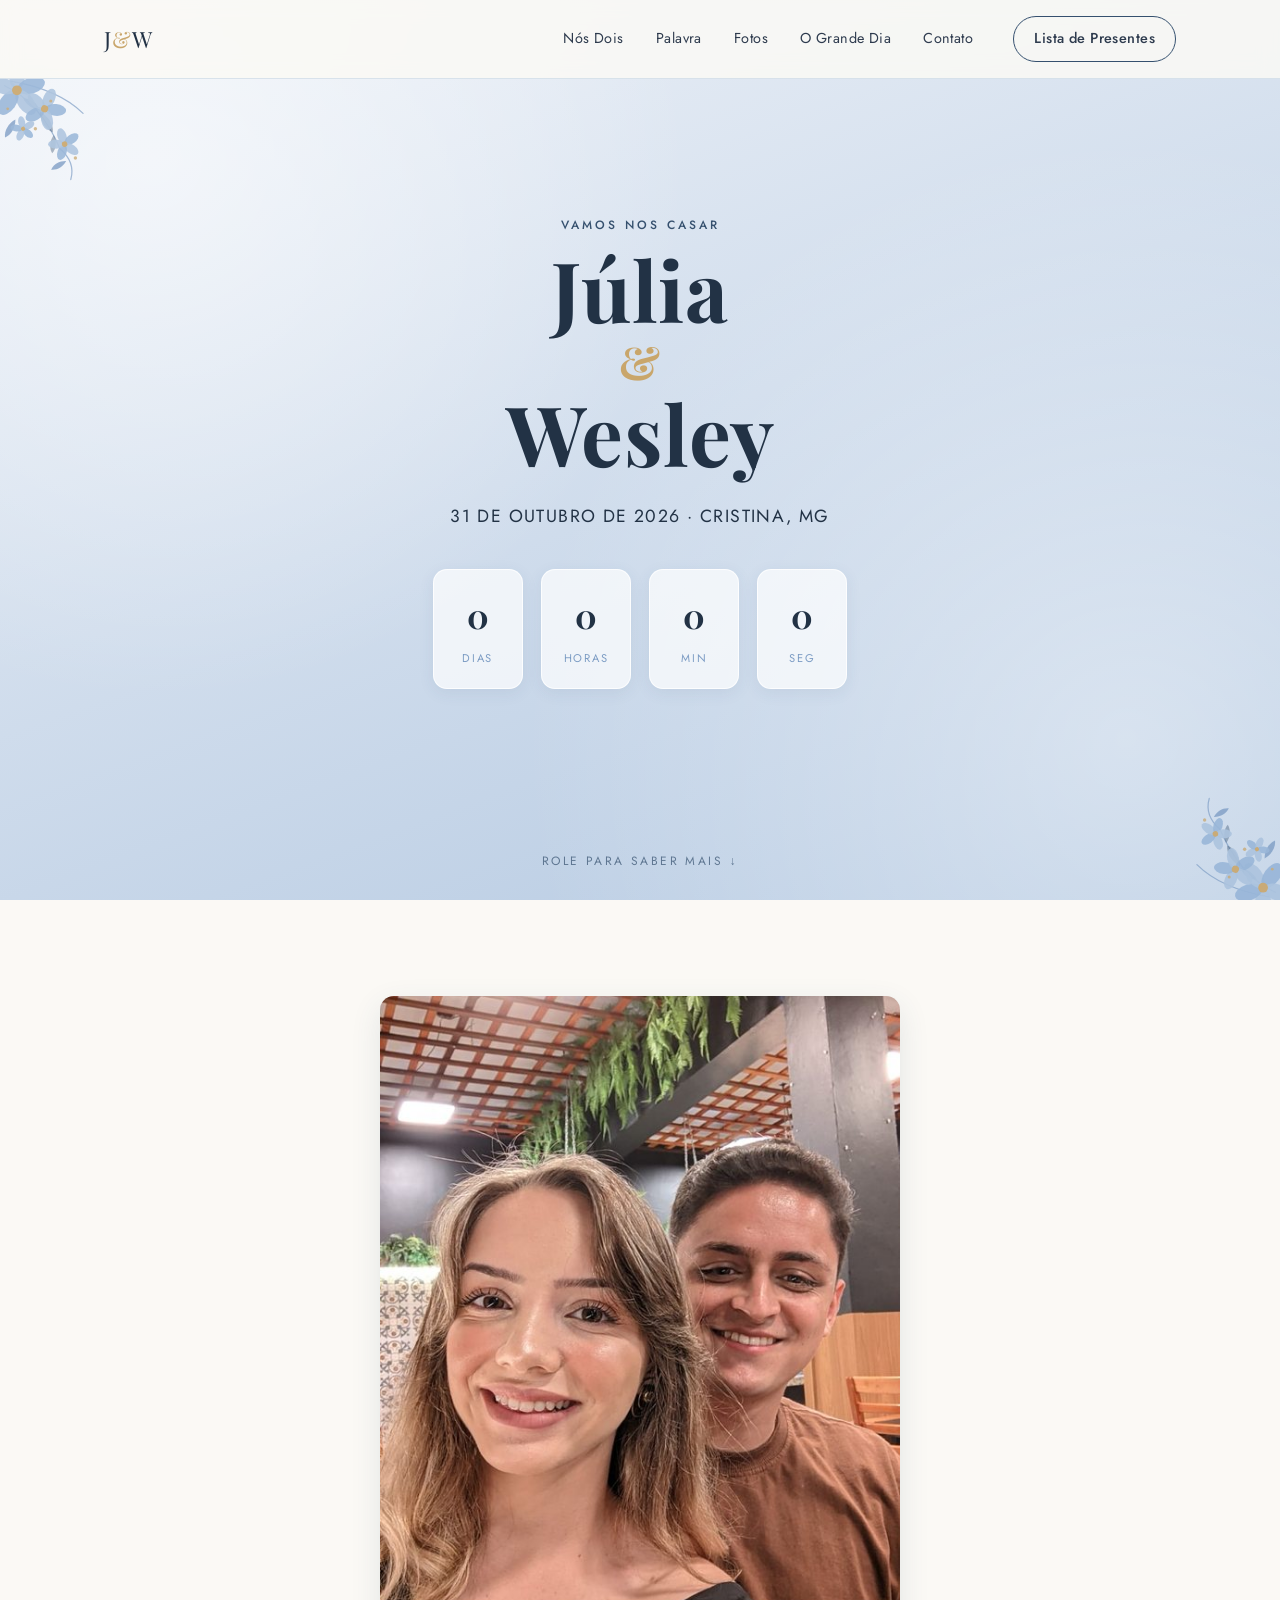
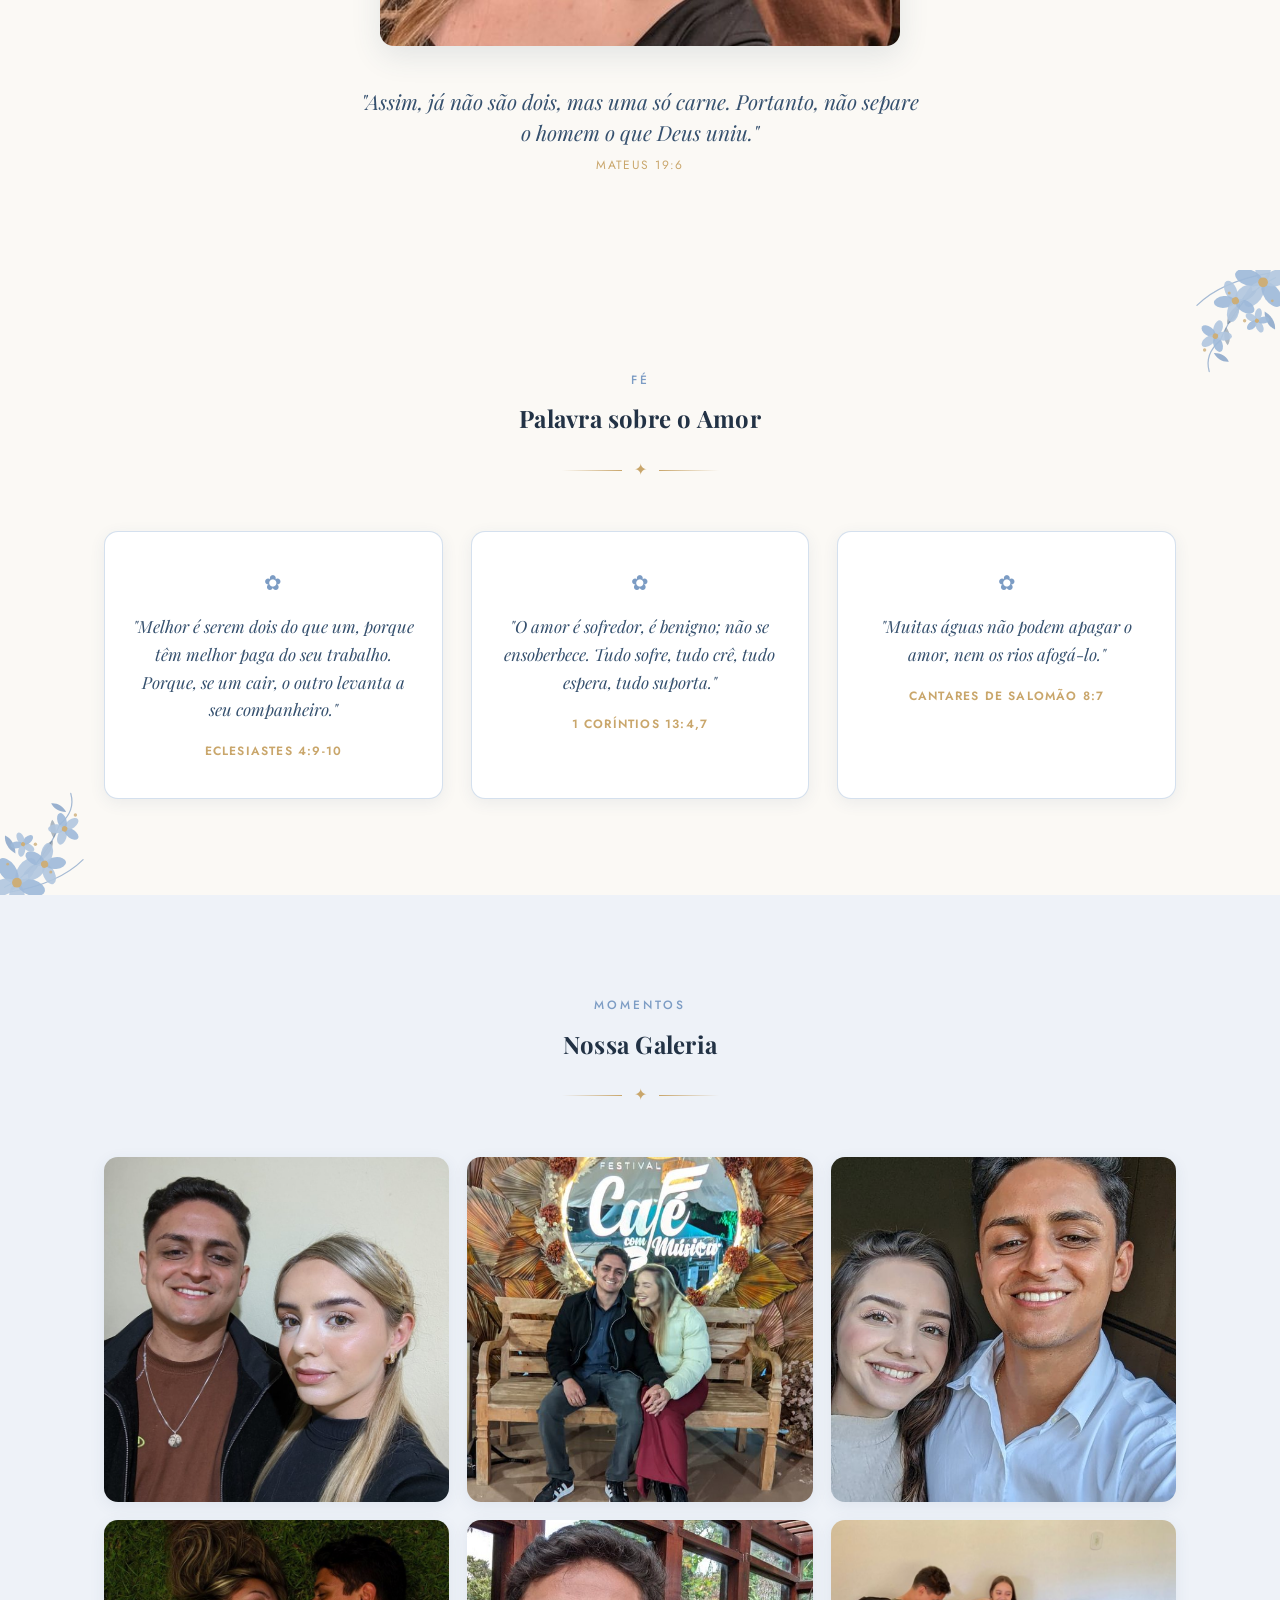
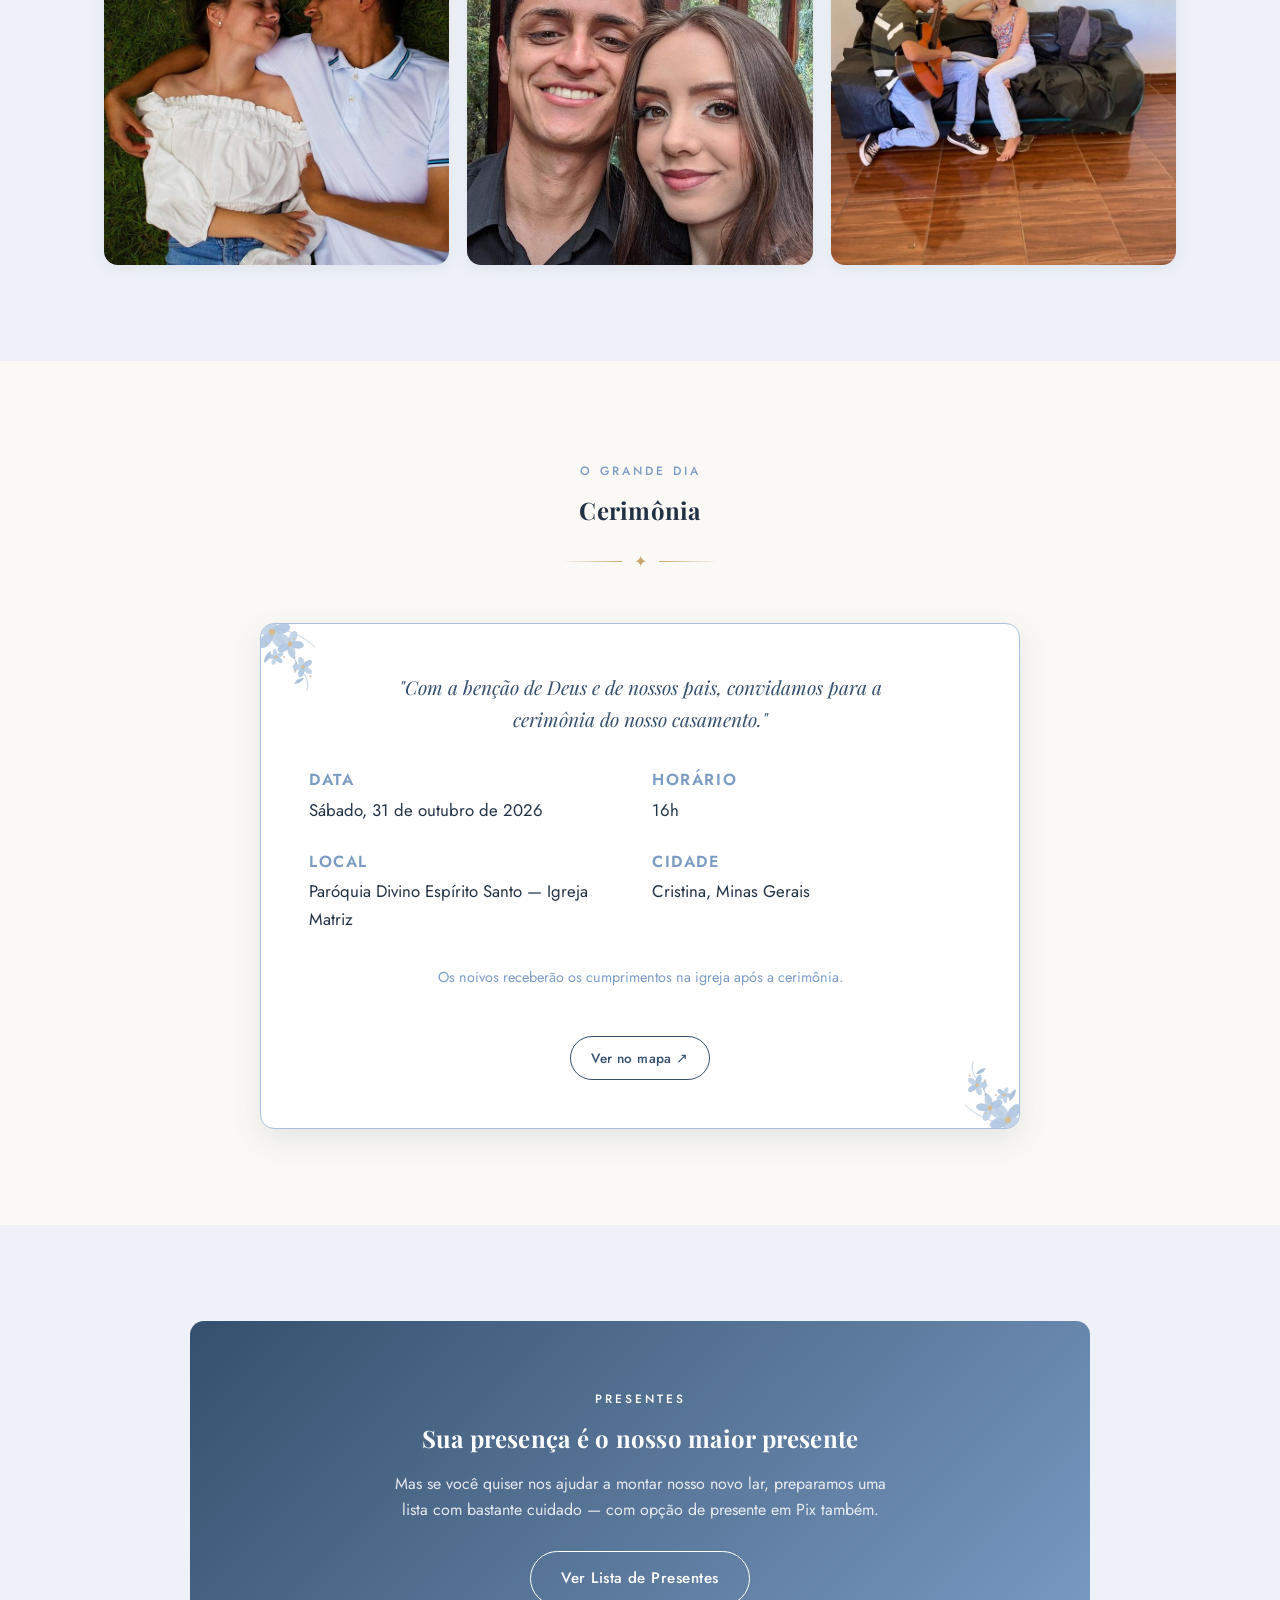
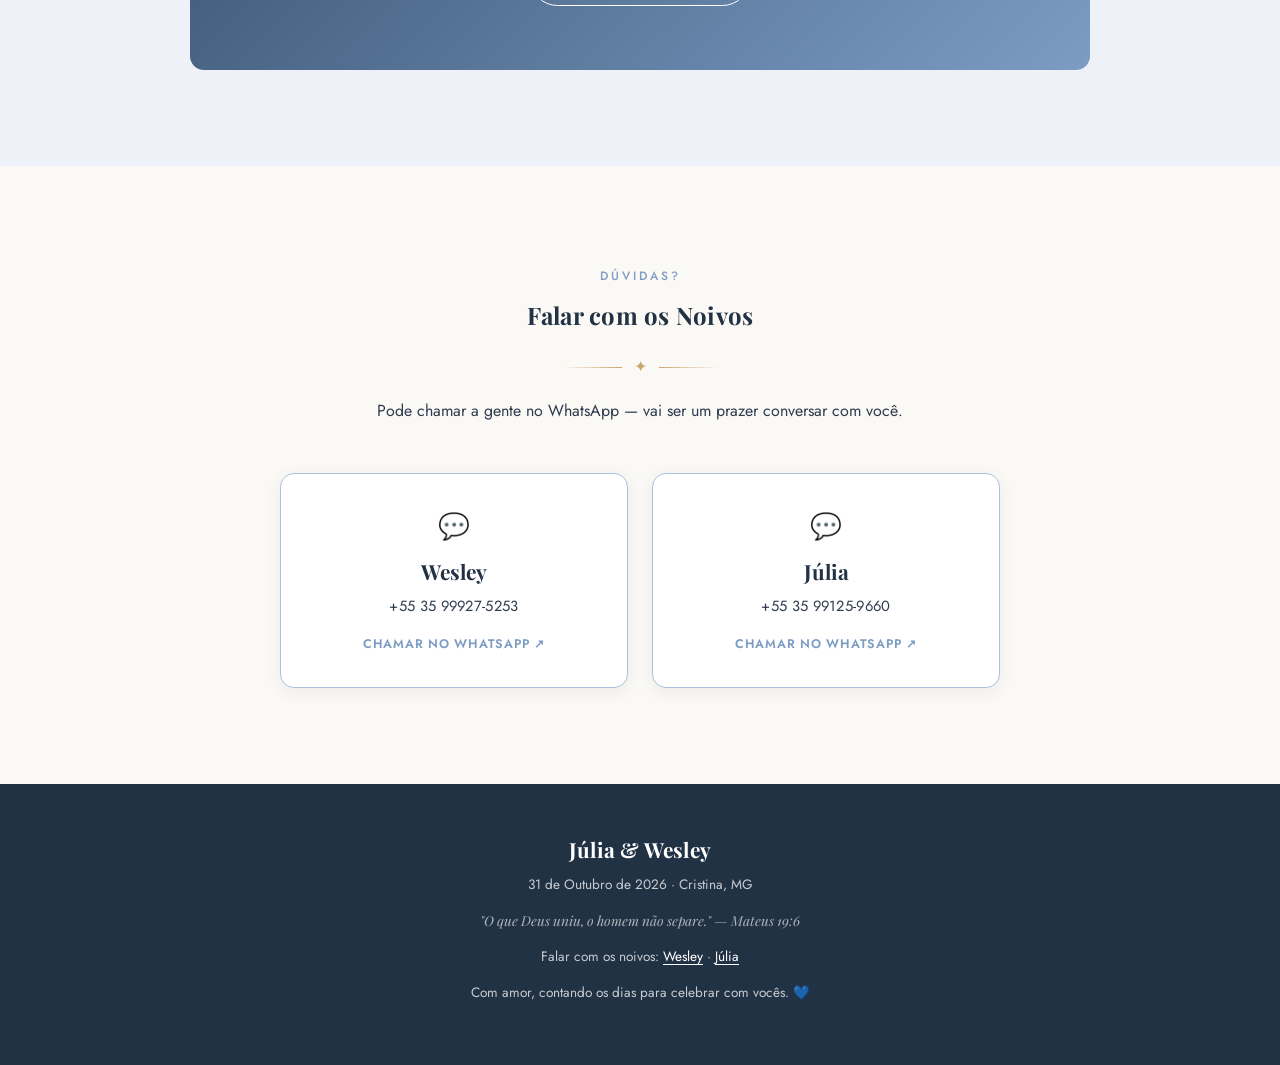
<file: index.html>
<!DOCTYPE html>
<html lang="pt-BR">
<head>
  <meta charset="UTF-8">
  <meta name="viewport" content="width=device-width, initial-scale=1.0">
  <title>Júlia & Wesley | 31 de Outubro de 2026</title>
  <meta name="description" content="Júlia & Wesley vão se casar em 31 de outubro de 2026. Saiba tudo sobre o grande dia e confira nossa lista de presentes.">
  <link rel="preconnect" href="https://fonts.googleapis.com">
  <link rel="preconnect" href="https://fonts.gstatic.com" crossorigin>
  <link href="https://fonts.googleapis.com/css2?family=Playfair+Display:wght@600;700&family=Jost:wght@400;500;600&display=swap" rel="stylesheet">
  <link rel="stylesheet" href="css/style.css?v=2026-08-11">
</head>
<body>

  <header class="header">
    <div class="container">
      <a href="index.html" class="logo">J<span>&amp;</span>W</a>
      <nav class="nav">
        <a href="#historia">Nós Dois</a>
        <a href="#versiculos">Palavra</a>
        <a href="#galeria">Fotos</a>
        <a href="#cerimonia">O Grande Dia</a>
        <a href="#contato">Contato</a>
        <a href="presentes.html" class="btn btn--outline btn--sm">Lista de Presentes</a>
      </nav>
      <button class="nav-toggle" aria-label="Abrir menu"><span></span><span></span><span></span></button>
    </div>
  </header>

  <section class="hero">
    <img src="assets/img/flora/corner-flower.svg" class="floral-corner floral-corner--tl floral-corner--below-header" alt="">
    <img src="assets/img/flora/corner-flower.svg" class="floral-corner floral-corner--br" alt="">
    <div class="hero-content">
      <span class="kicker">Vamos nos casar</span>
      <h1 class="hero-names">Júlia<span class="amp">&amp;</span>Wesley</h1>
      <p class="hero-date">31 de Outubro de 2026 · Cristina, MG</p>

      <div class="countdown">
        <div class="countdown-item"><span class="countdown-num" id="cd-dias">0</span><span class="countdown-label">dias</span></div>
        <div class="countdown-item"><span class="countdown-num" id="cd-horas">00</span><span class="countdown-label">horas</span></div>
        <div class="countdown-item"><span class="countdown-num" id="cd-min">00</span><span class="countdown-label">min</span></div>
        <div class="countdown-item"><span class="countdown-num" id="cd-seg">00</span><span class="countdown-label">seg</span></div>
      </div>
    </div>
    <span class="scroll-cue">role para saber mais ↓</span>
  </section>

  <section class="section photo-verse" id="historia">
    <div class="container">
      <div class="photo-verse-frame">
        <img src="assets/img/casal/foto-historia.jpg" alt="Júlia e Wesley" decoding="async">
      </div>
      <blockquote class="photo-verse-quote">
        "Assim, já não são dois, mas uma só carne. Portanto, não separe o
        homem o que Deus uniu."
        <cite>Mateus 19:6</cite>
      </blockquote>
    </div>
  </section>

  <section class="section verses" id="versiculos">
    <img src="assets/img/flora/corner-flower.svg" class="floral-corner floral-corner--tr" alt="" loading="lazy">
    <img src="assets/img/flora/corner-flower.svg" class="floral-corner floral-corner--bl" alt="" loading="lazy">
    <div class="container">
      <div class="section-head">
        <span class="kicker">Fé</span>
        <h2>Palavra sobre o Amor</h2>
        <div class="divider">✦</div>
      </div>
      <div class="verses-grid">
        <div class="verse-card">
          <span class="flower-icon">✿</span>
          <blockquote>"Melhor é serem dois do que um, porque têm melhor paga do seu trabalho. Porque, se um cair, o outro levanta a seu companheiro."</blockquote>
          <cite>Eclesiastes 4:9-10</cite>
        </div>
        <div class="verse-card">
          <span class="flower-icon">✿</span>
          <blockquote>"O amor é sofredor, é benigno; não se ensoberbece. Tudo sofre, tudo crê, tudo espera, tudo suporta."</blockquote>
          <cite>1 Coríntios 13:4,7</cite>
        </div>
        <div class="verse-card">
          <span class="flower-icon">✿</span>
          <blockquote>"Muitas águas não podem apagar o amor, nem os rios afogá-lo."</blockquote>
          <cite>Cantares de Salomão 8:7</cite>
        </div>
      </div>
    </div>
  </section>

  <section class="section section--alt" id="galeria">
    <div class="container">
      <div class="section-head">
        <span class="kicker">Momentos</span>
        <h2>Nossa Galeria</h2>
        <div class="divider">✦</div>
      </div>
      <div class="gallery">
        <div class="gallery-item"><img src="assets/img/casal/foto-01.jpg" alt="Júlia e Wesley no Festival Café com Música" loading="lazy" decoding="async"></div>
        <div class="gallery-item"><img src="assets/img/casal/foto-02.jpg" alt="Júlia e Wesley abraçados" loading="lazy" decoding="async"></div>
        <div class="gallery-item"><img src="assets/img/casal/foto-03.jpg" alt="Júlia e Wesley sorrindo" loading="lazy" decoding="async"></div>
        <div class="gallery-item"><img src="assets/img/casal/foto-04.jpg" alt="Júlia e Wesley deitados na grama" loading="lazy" decoding="async"></div>
        <div class="gallery-item"><img src="assets/img/casal/foto-05.jpg" alt="Júlia e Wesley no jardim" loading="lazy" decoding="async"></div>
        <div class="gallery-item"><img src="assets/img/casal/foto-06.jpg" alt="Júlia e Wesley tocando violão" loading="lazy" decoding="async"></div>
      </div>
    </div>
  </section>

  <section class="section" id="cerimonia">
    <div class="container">
      <div class="section-head">
        <span class="kicker">O grande dia</span>
        <h2>Cerimônia</h2>
        <div class="divider">✦</div>
      </div>
      <div class="ceremony-card">
        <img src="assets/img/flora/corner-flower.svg" class="floral-corner floral-corner--sm floral-corner--tl" alt="" loading="lazy">
        <img src="assets/img/flora/corner-flower.svg" class="floral-corner floral-corner--sm floral-corner--br" alt="" loading="lazy">
        <p class="ceremony-verse">
          "Com a benção de Deus e de nossos pais, convidamos para a
          cerimônia do nosso casamento."
        </p>
        <div class="ceremony-grid">
          <div>
            <h3>Data</h3>
            <p>Sábado, 31 de outubro de 2026</p>
          </div>
          <div>
            <h3>Horário</h3>
            <p>16h</p>
          </div>
          <div>
            <h3>Local</h3>
            <p>Paróquia Divino Espírito Santo — Igreja Matriz</p>
          </div>
          <div>
            <h3>Cidade</h3>
            <p>Cristina, Minas Gerais</p>
          </div>
        </div>
        <p style="margin-top: 8px; color: var(--serenity-deep); font-size: .9rem;">
          Os noivos receberão os cumprimentos na igreja após a cerimônia.
        </p>
        <a class="btn btn--outline btn--sm mt-32" target="_blank" rel="noopener"
           href="https://www.google.com/maps/search/?api=1&query=Par%C3%B3quia%20Divino%20Esp%C3%ADrito%20Santo%20Cristina%20MG">
          Ver no mapa ↗
        </a>
      </div>
    </div>
  </section>

  <section class="section section--alt">
    <div class="container">
      <div class="cta">
        <span class="kicker" style="color:#fff;">Presentes</span>
        <h2>Sua presença é o nosso maior presente</h2>
        <p>Mas se você quiser nos ajudar a montar nosso novo lar, preparamos uma lista com bastante cuidado — com opção de presente em Pix também.</p>
        <a href="presentes.html" class="btn btn--outline">Ver Lista de Presentes</a>
      </div>
    </div>
  </section>

  <section class="section contato" id="contato">
    <div class="container">
      <div class="section-head">
        <span class="kicker">Dúvidas?</span>
        <h2>Falar com os Noivos</h2>
        <div class="divider">✦</div>
        <p>Pode chamar a gente no WhatsApp — vai ser um prazer conversar com você.</p>
      </div>
      <div class="contato-grid">
        <a class="contato-card" href="https://wa.me/5535999275253" target="_blank" rel="noopener">
          <span class="contato-icon">💬</span>
          <span class="contato-nome">Wesley</span>
          <span class="contato-num">+55 35 99927-5253</span>
          <span class="contato-cta">Chamar no WhatsApp ↗</span>
        </a>
        <a class="contato-card" href="https://wa.me/5535991259660" target="_blank" rel="noopener">
          <span class="contato-icon">💬</span>
          <span class="contato-nome">Júlia</span>
          <span class="contato-num">+55 35 99125-9660</span>
          <span class="contato-cta">Chamar no WhatsApp ↗</span>
        </a>
      </div>
    </div>
  </section>

  <footer class="footer">
    <p class="display">Júlia &amp; Wesley</p>
    <p>31 de Outubro de 2026 · Cristina, MG</p>
    <p style="font-family: var(--font-display); font-style: italic; opacity: .85;">"O que Deus uniu, o homem não separe." — Mateus 19:6</p>
    <p class="footer-wa">
      Falar com os noivos:
      <a href="https://wa.me/5535999275253" target="_blank" rel="noopener">Wesley</a>
      ·
      <a href="https://wa.me/5535991259660" target="_blank" rel="noopener">Júlia</a>
    </p>
    <p>Com amor, contando os dias para celebrar com vocês. 💙</p>
  </footer>

  <script src="js/main.js?v=2026-08-11"></script>
</body>
</html>
</file>
<file: css/style.css>
/* ===== Paleta Azul Serenity — Júlia & Wesley ===== */
:root {
  --serenity: #A9C1DD;
  --serenity-deep: #7C9CC4;
  --navy: #35506E;
  --navy-deep: #223245;
  --ink: #2E3B4E;
  --blush: #D9A79C;
  --gold: #C9A66B;
  --cream: #FBF9F5;
  --mist: #EEF2F8;
  --white: #FFFFFF;
  --lilac: #9C9FD0;
  --rose-dust: #C98CA0;

  --font-display: "Playfair Display", "Georgia", serif;
  --font-body: "Jost", "Segoe UI", sans-serif;

  --radius: 14px;
  --shadow: 0 10px 30px rgba(53, 80, 110, 0.12);
  --shadow-soft: 0 4px 16px rgba(53, 80, 110, 0.08);
}

* { box-sizing: border-box; }

html { scroll-behavior: smooth; }

body {
  margin: 0;
  font-family: var(--font-body);
  color: var(--ink);
  background: var(--cream);
  line-height: 1.65;
  -webkit-font-smoothing: antialiased;
}

h1, h2, h3, .display {
  font-family: var(--font-display);
  color: var(--navy-deep);
  margin: 0 0 .5em;
  font-weight: 700;
  letter-spacing: .01em;
}

p { margin: 0 0 1em; }

a { color: var(--navy); text-decoration: none; }

img { max-width: 100%; display: block; }

.container {
  width: 100%;
  max-width: 1120px;
  margin: 0 auto;
  padding: 0 24px;
}

.kicker {
  display: inline-block;
  font-family: var(--font-body);
  text-transform: uppercase;
  letter-spacing: .25em;
  font-size: .75rem;
  color: var(--serenity-deep);
  font-weight: 500;
  margin-bottom: .75em;
}

.section {
  padding: 96px 0;
}

.section--alt {
  background: var(--mist);
}

.section-head {
  text-align: center;
  max-width: 640px;
  margin: 0 auto 48px;
}

.divider {
  display: flex;
  align-items: center;
  justify-content: center;
  gap: 12px;
  margin: 18px auto;
  color: var(--gold);
}
.divider::before,
.divider::after {
  content: "";
  height: 1px;
  width: 60px;
  background: linear-gradient(90deg, transparent, var(--gold));
}
.divider::after { background: linear-gradient(90deg, var(--gold), transparent); }

/* ===== Botões ===== */
.btn {
  display: inline-flex;
  align-items: center;
  gap: 8px;
  padding: 14px 30px;
  border-radius: 999px;
  font-family: var(--font-body);
  font-size: .95rem;
  font-weight: 500;
  letter-spacing: .03em;
  cursor: pointer;
  border: 1px solid transparent;
  transition: transform .2s ease, box-shadow .2s ease, background .2s ease, color .2s ease;
}
.btn:hover { transform: translateY(-2px); }

.btn--primary {
  background: var(--navy);
  color: var(--white);
  box-shadow: var(--shadow-soft);
}
.btn--primary:hover { background: var(--navy-deep); box-shadow: var(--shadow); }

.btn--outline {
  background: transparent;
  border-color: var(--navy);
  color: var(--navy);
}
.btn--outline:hover { background: var(--navy); color: var(--white); }

.btn--ghost {
  background: var(--white);
  color: var(--navy);
  border-color: var(--serenity);
  font-size: .85rem;
  padding: 10px 18px;
}
.btn--ghost:hover { background: var(--serenity); color: var(--white); }

.btn--sm { padding: 10px 20px; font-size: .85rem; }
.btn:disabled { opacity: .55; cursor: not-allowed; transform: none; }

/* ===== Header ===== */
.header {
  position: fixed;
  top: 0; left: 0; right: 0;
  z-index: 100;
  background: rgba(251, 249, 245, 0.85);
  backdrop-filter: blur(10px);
  border-bottom: 1px solid rgba(169, 193, 221, 0.4);
}
.header .container {
  display: flex;
  align-items: center;
  justify-content: space-between;
  height: 78px;
}
.logo {
  font-family: var(--font-display);
  font-size: 1.4rem;
  color: var(--navy-deep);
  letter-spacing: .04em;
}
.logo span { color: var(--gold); }

.nav {
  display: flex;
  gap: 32px;
  align-items: center;
}
.nav a {
  font-size: .9rem;
  color: var(--ink);
  letter-spacing: .03em;
  position: relative;
}
.nav a::after {
  content: "";
  position: absolute;
  left: 0; bottom: -6px;
  width: 0; height: 1px;
  background: var(--gold);
  transition: width .25s ease;
}
.nav a:hover::after { width: 100%; }
.nav .btn { margin-left: 8px; }

.nav-toggle {
  display: none;
  flex-direction: column;
  gap: 5px;
  background: none;
  border: none;
  cursor: pointer;
  padding: 8px;
}
.nav-toggle span {
  width: 24px; height: 2px;
  background: var(--navy-deep);
  border-radius: 2px;
}

@media (max-width: 860px) {
  .nav-toggle { display: flex; }
  .nav {
    position: fixed;
    top: 78px; right: 0;
    flex-direction: column;
    background: var(--white);
    width: 260px;
    height: calc(100vh - 78px);
    padding: 32px 28px;
    box-shadow: -8px 0 24px rgba(0,0,0,.08);
    transform: translateX(100%);
    transition: transform .3s ease;
    align-items: flex-start;
  }
  .nav.is-open { transform: translateX(0); }
  .nav a { font-size: 1rem; }
  .nav .btn { margin-left: 0; margin-top: 12px; }
}

/* ===== Hero ===== */
.hero {
  position: relative;
  min-height: 100vh;
  display: flex;
  align-items: center;
  justify-content: center;
  text-align: center;
  overflow: hidden;
  background: linear-gradient(160deg, var(--mist) 0%, var(--serenity) 120%);
}
.hero::before {
  content: "";
  position: absolute;
  inset: 0;
  background-image:
    radial-gradient(circle at 12% 18%, rgba(255,255,255,.55) 0, transparent 40%),
    radial-gradient(circle at 88% 82%, rgba(255,255,255,.4) 0, transparent 45%);
}
.hero-content {
  position: relative;
  z-index: 2;
  padding: 0 24px;
}
.hero .kicker { color: var(--navy); }
.hero-names {
  font-size: clamp(2.6rem, 7vw, 5.2rem);
  line-height: 1.05;
  margin-bottom: .3em;
}
.hero-names .amp {
  display: block;
  color: var(--gold);
  font-size: .55em;
  margin: .1em 0;
}
.hero-date {
  font-size: 1.1rem;
  letter-spacing: .08em;
  text-transform: uppercase;
  color: var(--navy-deep);
  margin-bottom: 2.2em;
}

.countdown {
  display: flex;
  justify-content: center;
  gap: 18px;
  flex-wrap: wrap;
}
.countdown-item {
  background: rgba(255,255,255,.7);
  border: 1px solid rgba(255,255,255,.8);
  border-radius: var(--radius);
  padding: 18px 22px;
  min-width: 90px;
  box-shadow: var(--shadow-soft);
}
.countdown-num {
  display: block;
  font-family: var(--font-display);
  font-size: 2.1rem;
  color: var(--navy-deep);
  font-weight: 700;
}
.countdown-label {
  font-size: .7rem;
  text-transform: uppercase;
  letter-spacing: .15em;
  color: var(--serenity-deep);
}

.scroll-cue {
  position: absolute;
  bottom: 28px; left: 50%;
  transform: translateX(-50%);
  z-index: 2;
  color: var(--navy);
  font-size: .75rem;
  letter-spacing: .2em;
  text-transform: uppercase;
  opacity: .7;
  animation: bob 2.4s ease-in-out infinite;
}
@keyframes bob { 0%,100% { transform: translate(-50%,0); } 50% { transform: translate(-50%,8px); } }

/* ===== Foto + versículo ===== */
.photo-verse { text-align: center; }
.photo-verse-frame {
  max-width: 520px;
  margin: 0 auto 40px;
  border-radius: var(--radius);
  overflow: hidden;
  box-shadow: var(--shadow);
  aspect-ratio: 4/5;
}
.photo-verse-frame img { width: 100%; height: 100%; object-fit: cover; }
.photo-verse-quote {
  max-width: 560px;
  margin: 0 auto;
  font-family: var(--font-display);
  font-style: italic;
  font-size: 1.3rem;
  line-height: 1.5;
  color: var(--navy);
}
.photo-verse-quote cite {
  display: block;
  margin-top: .6em;
  font-family: var(--font-body);
  font-style: normal;
  font-size: .75rem;
  letter-spacing: .12em;
  text-transform: uppercase;
  color: var(--gold);
}

/* ===== Galeria ===== */
.gallery {
  display: grid;
  grid-template-columns: repeat(3, 1fr);
  gap: 18px;
}
.gallery-item {
  position: relative;
  border-radius: var(--radius);
  overflow: hidden;
  aspect-ratio: 1/1;
  box-shadow: var(--shadow-soft);
}
.gallery-item img { width: 100%; height: 100%; object-fit: cover; transition: transform .4s ease; }
.gallery-item:hover img { transform: scale(1.06); }
.gallery-item .tag {
  position: absolute;
  bottom: 10px; left: 10px;
  background: rgba(53,80,110,.75);
  color: #fff;
  font-size: .65rem;
  letter-spacing: .08em;
  padding: 4px 10px;
  border-radius: 999px;
}
@media (max-width: 780px) {
  .gallery { grid-template-columns: repeat(2, 1fr); }
}

/* ===== Cerimônia ===== */
.ceremony-card {
  position: relative;
  overflow: hidden;
  max-width: 760px;
  margin: 0 auto;
  background: var(--white);
  border: 1px solid var(--serenity);
  border-radius: var(--radius);
  padding: 48px;
  text-align: center;
  box-shadow: var(--shadow);
}
.ceremony-card > * { position: relative; z-index: 2; }
.ceremony-verse {
  font-family: var(--font-display);
  font-style: italic;
  font-size: 1.2rem;
  color: var(--navy);
  max-width: 520px;
  margin: 0 auto 28px;
}
.ceremony-grid {
  display: grid;
  grid-template-columns: 1fr 1fr;
  gap: 24px;
  margin: 32px 0;
  text-align: left;
}
.ceremony-grid div h3 { font-size: 1rem; color: var(--serenity-deep); margin-bottom: .2em; text-transform: uppercase; letter-spacing: .1em; font-family: var(--font-body); font-weight: 600; }
.ceremony-grid div p { margin: 0; color: var(--navy-deep); font-size: 1.05rem; }
@media (max-width: 600px) {
  .ceremony-card { padding: 32px 22px; }
  .ceremony-grid { grid-template-columns: 1fr; }
}

/* ===== CTA presentes ===== */
.cta {
  text-align: center;
  background: linear-gradient(135deg, var(--navy) 0%, var(--serenity-deep) 100%);
  color: var(--white);
  border-radius: var(--radius);
  padding: 64px 32px;
  margin: 0 auto;
  max-width: 900px;
}
.cta h2 { color: var(--white); }
.cta p { color: rgba(255,255,255,.85); max-width: 520px; margin: 0 auto 28px; }
.cta .btn--outline { border-color: #fff; color: #fff; }
.cta .btn--outline:hover { background: #fff; color: var(--navy); }

/* ===== Footer ===== */
.footer {
  background: var(--navy-deep);
  color: rgba(255,255,255,.75);
  text-align: center;
  padding: 48px 24px;
  font-size: .85rem;
}
.footer .display { color: #fff; font-size: 1.3rem; margin-bottom: .3em; }
.footer a { color: #fff; }

/* ===== Página de presentes ===== */
.page-hero {
  position: relative;
  overflow: hidden;
  padding: 150px 0 60px;
  text-align: center;
  background: linear-gradient(160deg, var(--mist), var(--white));
}
.page-hero .container { position: relative; z-index: 2; }
.page-hero p { max-width: 620px; margin: 0 auto; color: var(--navy-deep); }
.page-hero .verse-strip { margin-top: 24px; }

.info-banner {
  max-width: 900px;
  margin: 0 auto 40px;
  background: var(--white);
  border: 1px dashed var(--serenity-deep);
  border-radius: var(--radius);
  padding: 22px 28px;
  font-size: .92rem;
  color: var(--navy-deep);
  display: flex;
  gap: 14px;
  align-items: flex-start;
}
.info-banner .icon { font-size: 1.4rem; }

.filters {
  display: flex;
  justify-content: center;
  flex-wrap: wrap;
  gap: 10px;
  margin-bottom: 48px;
}
.filter-btn {
  background: var(--white);
  border: 1px solid var(--serenity);
  color: var(--navy);
  padding: 9px 20px;
  border-radius: 999px;
  font-size: .85rem;
  cursor: pointer;
  transition: all .2s ease;
  font-family: var(--font-body);
}
.filter-btn:hover { background: var(--mist); }
.filter-btn.is-active {
  background: var(--navy);
  color: var(--white);
  border-color: var(--navy);
}

.gift-grid {
  display: grid;
  grid-template-columns: repeat(auto-fill, minmax(240px, 1fr));
  gap: 26px;
  padding-bottom: 40px;
}

.gift-card {
  background: var(--white);
  border-radius: var(--radius);
  overflow: hidden;
  box-shadow: var(--shadow-soft);
  border: 1px solid rgba(169,193,221,.5);
  display: flex;
  flex-direction: column;
  transition: box-shadow .25s ease, transform .25s ease;
  position: relative;
}
.gift-card:hover { box-shadow: var(--shadow); transform: translateY(-3px); }

.gift-card .badge {
  position: absolute;
  top: 12px; left: 12px;
  background: var(--serenity-deep);
  color: #fff;
  font-size: .65rem;
  letter-spacing: .06em;
  text-transform: uppercase;
  padding: 5px 10px;
  border-radius: 999px;
  z-index: 2;
}
.badge--cozinha { background: var(--serenity-deep); }
.badge--utensilios { background: var(--gold); }
.badge--sala { background: var(--navy); }
.badge--lavanderia { background: var(--lilac); }
.badge--quarto { background: var(--rose-dust); }
.badge--banheiro { background: var(--blush); }

.gift-card-img {
  aspect-ratio: 1/1;
  background: var(--mist);
  display: flex;
  align-items: center;
  justify-content: center;
  padding: 18px;
}
.gift-card-img img { width: 100%; height: 100%; object-fit: contain; }
/* placeholder de "foto em breve": um pouco menor para não encostar nas bordas */
.gift-card-img img.sem-foto { padding: 12px; opacity: .9; }

.gift-card-body {
  padding: 18px 20px 22px;
  display: flex;
  flex-direction: column;
  gap: 10px;
  flex: 1;
}
.gift-card-name {
  font-size: .95rem;
  color: var(--ink);
  font-weight: 500;
  line-height: 1.35;
  min-height: 2.7em;
}
.gift-card-price {
  font-family: var(--font-display);
  font-size: 1.3rem;
  color: var(--navy-deep);
  font-weight: 700;
}
.gift-card-price--sem {
  font-family: var(--font-body);
  font-size: .88rem;
  font-weight: 500;
  font-style: italic;
  color: var(--serenity-deep);
}
.gift-card-actions {
  margin-top: auto;
  display: flex;
  flex-direction: column;
  gap: 8px;
}
.gift-card-actions .btn { justify-content: center; width: 100%; }
.link-pending {
  font-size: .7rem;
  color: var(--blush);
}
.claim-note {
  font-size: .72rem;
  color: var(--serenity-deep);
}

.gift-card.is-claimed {
  opacity: .6;
}
.gift-card.is-claimed .gift-card-img::after { content: none; }
.claimed-overlay {
  position: absolute;
  inset: 0;
  background: rgba(53,80,110,.55);
  color: #fff;
  display: flex;
  flex-direction: column;
  align-items: center;
  justify-content: center;
  gap: 14px;
  text-align: center;
  font-family: var(--font-display);
  font-size: 1rem;
  padding: 20px;
  z-index: 3;
}
.gift-card:not(.is-claimed) .claimed-overlay { display: none; }

.btn-desmarcar {
  font-family: var(--font-body);
  font-size: .72rem;
  color: #fff;
  background: rgba(255,255,255,.15);
  border: 1px solid rgba(255,255,255,.6);
  border-radius: 999px;
  padding: 7px 14px;
  cursor: pointer;
  letter-spacing: .02em;
  transition: background .2s ease;
}
.btn-desmarcar:hover { background: rgba(255,255,255,.3); }

.empty-state {
  text-align: center;
  color: var(--serenity-deep);
  padding: 40px;
  display: none;
}

/* ===== Flores decorativas ===== */
.floral-corner {
  position: absolute;
  width: 200px;
  height: 200px;
  opacity: 0.9;
  pointer-events: none;
  z-index: 1;
}
.floral-corner--tl { top: 0; left: 0; }
.floral-corner--br { bottom: 0; right: 0; transform: rotate(180deg); }
.floral-corner--tr { top: 0; right: 0; transform: scaleX(-1); }
.floral-corner--bl { bottom: 0; left: 0; transform: scaleX(-1) rotate(180deg); }
.floral-corner--sm { width: 130px; height: 130px; opacity: 0.75; }
.floral-corner--below-header { top: 78px; }

/* ===== Versículos ===== */
.verses {
  position: relative;
  overflow: hidden;
}
.verses-grid {
  display: grid;
  grid-template-columns: repeat(3, 1fr);
  gap: 28px;
  position: relative;
  z-index: 2;
}
.verse-card {
  background: var(--white);
  border-radius: var(--radius);
  padding: 34px 26px;
  text-align: center;
  box-shadow: var(--shadow-soft);
  border: 1px solid rgba(169,193,221,.5);
}
.verse-card .flower-icon {
  font-size: 1.3rem;
  color: var(--serenity-deep);
  margin-bottom: .6em;
  display: block;
}
.verse-card blockquote {
  font-family: var(--font-display);
  font-style: italic;
  font-size: 1.05rem;
  color: var(--navy);
  margin: 0 0 .8em;
}
.verse-card cite {
  font-size: .75rem;
  letter-spacing: .1em;
  text-transform: uppercase;
  color: var(--gold);
  font-style: normal;
  font-weight: 600;
}
@media (max-width: 780px) {
  .verses-grid { grid-template-columns: 1fr; }
  .floral-corner { width: 130px; height: 130px; }
}

.verse-strip {
  text-align: center;
  max-width: 640px;
  margin: 0 auto 40px;
  position: relative;
  z-index: 2;
}
.verse-strip blockquote {
  font-family: var(--font-display);
  font-style: italic;
  font-size: 1.15rem;
  color: var(--navy);
  margin: 0 0 .5em;
}
.verse-strip cite {
  font-size: .72rem;
  letter-spacing: .12em;
  text-transform: uppercase;
  color: var(--gold);
  font-style: normal;
}

/* ===== Aviso "os modelos são só referência" ===== */
.aviso-modelos {
  max-width: 900px;
  margin: 0 auto 24px;
  background: linear-gradient(135deg, #FFFDF8 0%, var(--mist) 100%);
  border: 1px solid var(--gold);
  border-radius: var(--radius);
  padding: 30px 34px;
  display: flex;
  gap: 20px;
  align-items: flex-start;
  box-shadow: var(--shadow-soft);
}
.aviso-modelos-icon {
  font-size: 1.7rem;
  color: var(--gold);
  line-height: 1;
  flex-shrink: 0;
}
.aviso-modelos-titulo {
  font-family: var(--font-display);
  font-size: 1.25rem;
  color: var(--navy-deep);
  margin: 0 0 .5em;
}
.aviso-modelos p {
  margin: 0 0 .7em;
  font-size: .95rem;
  color: var(--ink);
  line-height: 1.6;
}
.aviso-modelos p:last-child { margin-bottom: 0; }
.aviso-modelos-atencao {
  background: rgba(255,255,255,.75);
  border-left: 3px solid var(--gold);
  border-radius: 6px;
  padding: 12px 16px;
}
@media (max-width: 600px) {
  .aviso-modelos { padding: 24px 20px; gap: 14px; }
  .aviso-modelos-titulo { font-size: 1.1rem; }
}

/* ===== Aba / painel do Pix ===== */
.filter-btn--pix {
  border-color: var(--gold);
  color: var(--navy-deep);
  font-weight: 500;
}
.filter-btn--pix:hover { background: #FFFDF8; }
.filter-btn--pix.is-active {
  background: var(--gold);
  border-color: var(--gold);
  color: #fff;
}

.pix-panel {
  display: none;
  position: relative;
  overflow: hidden;
  max-width: 640px;
  margin: 0 auto 40px;
  background: var(--white);
  border: 1px solid var(--serenity);
  border-radius: var(--radius);
  padding: 48px 40px;
  text-align: center;
  box-shadow: var(--shadow);
}
.pix-panel.is-visible { display: block; }
.pix-panel > *:not(.floral-corner) { position: relative; z-index: 2; }

.pix-intro {
  max-width: 460px;
  margin: 0 auto 28px;
  color: var(--ink);
}

.pix-key-box {
  background: var(--mist);
  border: 1px dashed var(--serenity-deep);
  border-radius: var(--radius);
  padding: 24px 20px;
  display: flex;
  flex-direction: column;
  align-items: center;
  gap: 12px;
}
.pix-key-label {
  font-size: .7rem;
  letter-spacing: .18em;
  text-transform: uppercase;
  color: var(--serenity-deep);
  font-weight: 600;
}
.pix-key {
  font-family: "Consolas", "Courier New", monospace;
  font-size: 1.05rem;
  color: var(--navy-deep);
  background: var(--white);
  border-radius: 8px;
  padding: 12px 18px;
  width: 100%;
  word-break: break-all;
  border: 1px solid rgba(169,193,221,.6);
}
.pix-feedback {
  font-size: .78rem;
  color: var(--serenity-deep);
  min-height: 1.2em;
}

.pix-holder {
  margin: 22px 0 0;
  font-size: .92rem;
  color: var(--navy-deep);
}
.pix-note {
  margin: 6px 0 0;
  font-size: .85rem;
  color: var(--serenity-deep);
}

@media (max-width: 600px) {
  .pix-panel { padding: 34px 20px; }
  .pix-key { font-size: .92rem; }
}

/* ===== Falar com os noivos ===== */
.contato-grid {
  display: grid;
  grid-template-columns: 1fr 1fr;
  gap: 24px;
  max-width: 720px;
  margin: 0 auto;
}
.contato-card {
  background: var(--white);
  border: 1px solid var(--serenity);
  border-radius: var(--radius);
  padding: 32px 24px;
  text-align: center;
  display: flex;
  flex-direction: column;
  align-items: center;
  gap: 6px;
  box-shadow: var(--shadow-soft);
  transition: transform .2s ease, box-shadow .2s ease;
}
.contato-card:hover {
  transform: translateY(-3px);
  box-shadow: var(--shadow);
}
.contato-icon { font-size: 1.6rem; }
.contato-nome {
  font-family: var(--font-display);
  font-size: 1.3rem;
  color: var(--navy-deep);
  font-weight: 700;
}
.contato-num {
  font-size: .92rem;
  color: var(--ink);
  letter-spacing: .02em;
}
.contato-cta {
  margin-top: 10px;
  font-size: .78rem;
  letter-spacing: .06em;
  text-transform: uppercase;
  color: var(--serenity-deep);
  font-weight: 600;
}
@media (max-width: 600px) {
  .contato-grid { grid-template-columns: 1fr; }
}

.footer-wa { margin-top: 6px; }
.footer-wa a {
  text-decoration: underline;
  text-underline-offset: 3px;
}

/* Utility */
.text-center { text-align: center; }
.mt-32 { margin-top: 32px; }
</file>
